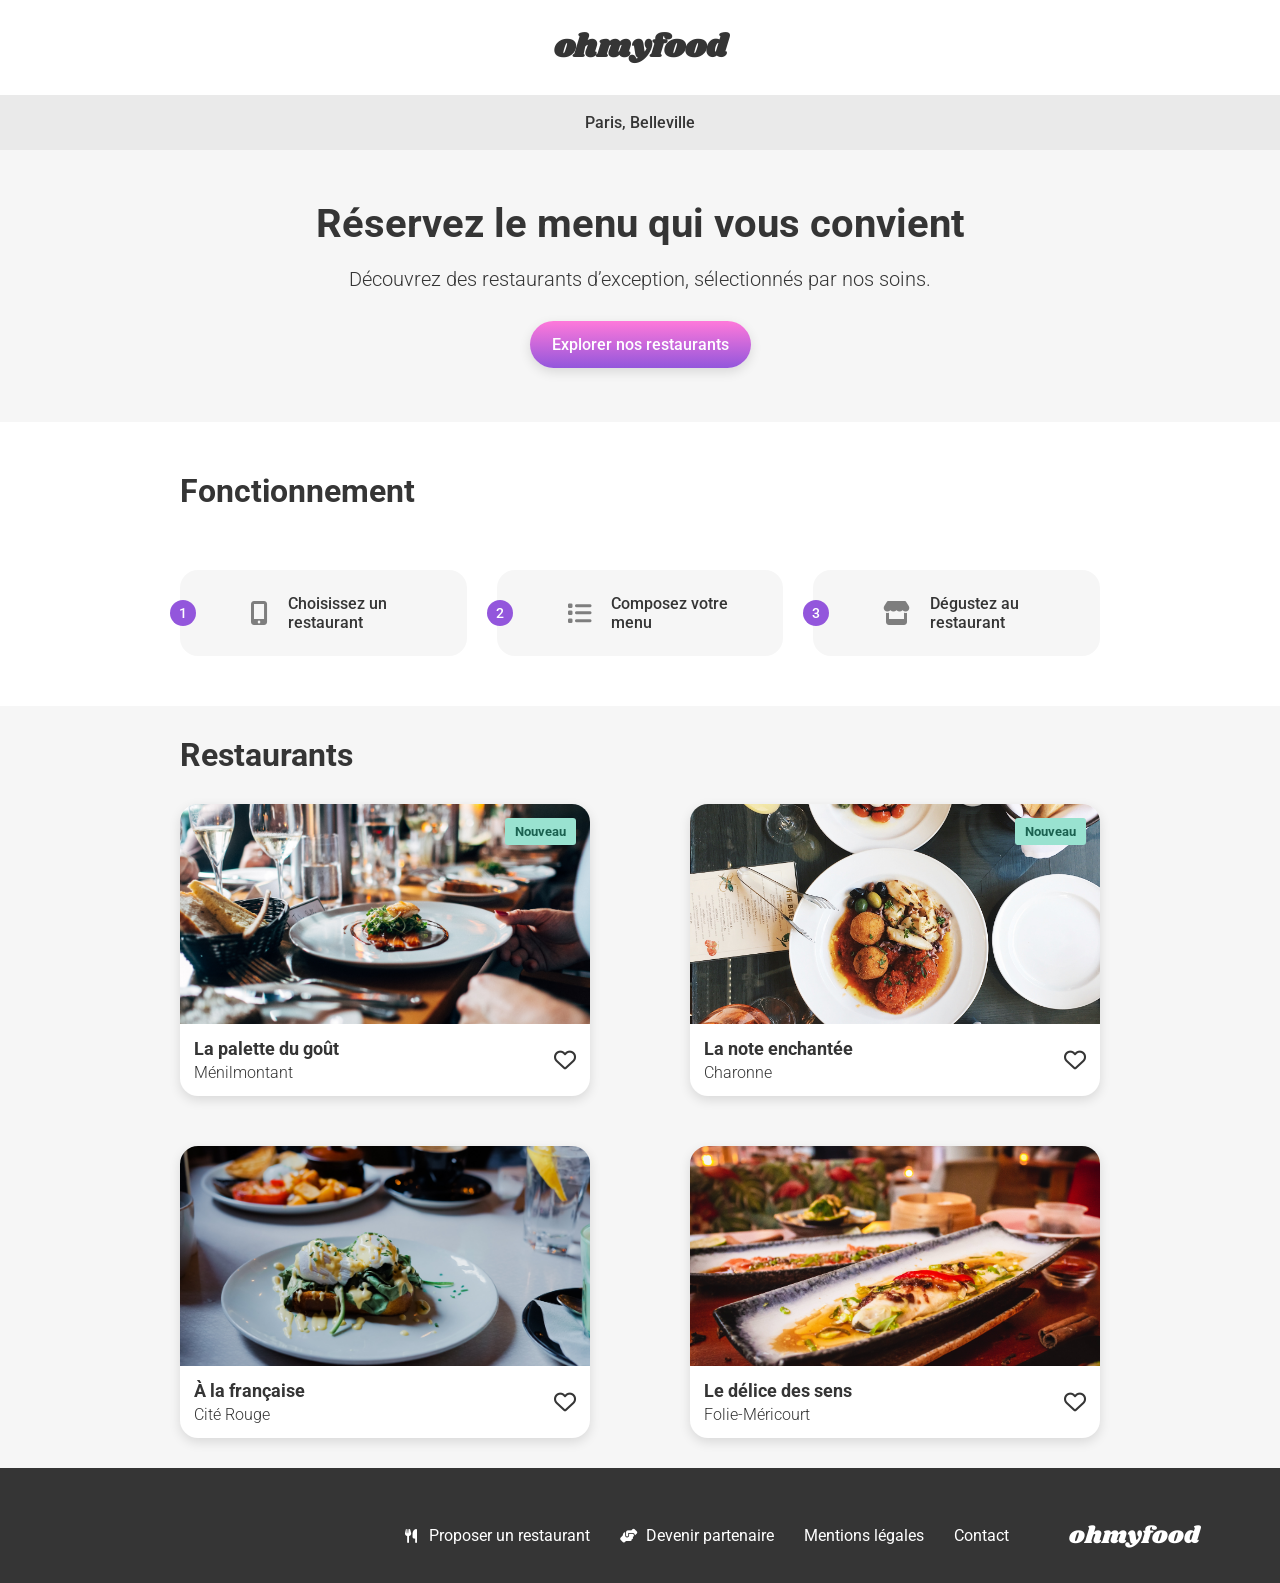
<file: index.html>
<!doctype html>
<html lang="fr">

<head>
  <meta charset="utf-8" />
  <meta name="viewport" content="width=device-width, initial-scale=1" />
  <title>Ohmyfood</title>
  <link rel="preconnect" href="https://fonts.googleapis.com">
  <link rel="preconnect" href="https://fonts.gstatic.com" crossorigin>
  <link href="https://fonts.googleapis.com/css2?family=Roboto:wght@300;400;500;700&family=Shrikhand&display=swap"
    rel="stylesheet">
  <link rel="stylesheet" href="https://cdnjs.cloudflare.com/ajax/libs/font-awesome/6.4.0/css/all.min.css"
    integrity="sha512-iecdLmaskl7CVkqkXNQ/ZH/XLlvWZOJyj7Yy7tcenmpD1ypASozpmT/E0iPtmFIB46ZmdtAc9eNBvH0H/ZpiBw=="
    crossorigin="anonymous" referrerpolicy="no-referrer" />
  <link rel="stylesheet" href="css/style.css" />
</head>

<body>
  <div class="loader"></div>
  <header class="header">
    <h1 class="logo">ohmyfood</h1>
  </header>

  <div class="location">
    <p>Paris, Belleville</p>
  </div>

  <section class="hero">
    <h2>Réservez le menu qui vous convient</h2>
    <p>Découvrez des restaurants d’exception, sélectionnés par nos soins.</p>
    <a href="#" class="btn">Explorer nos restaurants</a>
  </section>

  <section class="fonct">
    <h2>Fonctionnement</h2>

    <div class="step">
      <span class="number">1</span>
      <i class="fa-solid fa-mobile-screen-button step-icon"></i>
      <p>Choisissez un restaurant</p>
    </div>

    <div class="step">
      <span class="number">2</span>
      <i class="fa-solid fa-list step-icon"></i>
      <p>Composez votre menu</p>
    </div>

    <div class="step">
      <span class="number">3</span>
      <i class="fa-solid fa-store step-icon"></i>
      <p>Dégustez au restaurant</p>
    </div>
  </section>

  <section class="restaurants" id="restaurants">
    <h2>Restaurants</h2>

    <div class="restaurants-grid">
      <article class="card">
        <a href="Restaurants/la-palette-du-gout.html" class="card-link" aria-label="La palette du goût"></a>
        <span class="badge">Nouveau</span>
        <img src="./images/restaurants/jay-wennington-N_Y88TWmGwA-unsplash.jpg"
          alt="Assiette style gastronomique : saumon, salade et sauce">
        <div class="card-text">
          <div>
            <h3>La palette du goût</h3>
            <p>Ménilmontant</p>
          </div>
          <label class="heart-container" onclick="event.stopPropagation();">
            <input type="checkbox" class="heart-checkbox">
            <i class="fa-regular fa-heart heart"></i>
          </label>
        </div>
      </article>

      <article class="card">
        <a href="Restaurants/la-note-enchantee.html" class="card-link" aria-label="La note enchantée"></a>
        <span class="badge">Nouveau</span>
        <img src="./images/restaurants/stil-u2Lp8tXIcjw-unsplash.jpg"
          alt="Assiette avec plat en sauce : poulpe, olives et herbes">
        <div class="card-text">
          <div>
            <h3>La note enchantée</h3>
            <p>Charonne</p>
          </div>
          <label class="heart-container" onclick="event.stopPropagation();">
            <input type="checkbox" class="heart-checkbox">
            <i class="fa-regular fa-heart heart"></i>
          </label>
        </div>
      </article>

      <article class="card">
        <a href="Restaurants/a-la-francaise.html" class="card-link" aria-label="À la française"></a>
        <img src="./images/restaurants/toa-heftiba-DQKerTsQwi0-unsplash.jpg"
          alt="Assiette contenant un pané avec de la salade et du fromage">
        <div class="card-text">
          <div>
            <h3>À la française</h3>
            <p>Cité Rouge</p>
          </div>
          <label class="heart-container" onclick="event.stopPropagation();">
            <input type="checkbox" class="heart-checkbox">
            <i class="fa-regular fa-heart heart"></i>
          </label>
        </div>
      </article>

      <article class="card">
        <a href="Restaurants/le-delice-des-sens.html" class="card-link" aria-label="Le délice des sens"></a>
        <img src="./images/restaurants/louis-hansel-shotsoflouis-qNBGVyOCY8Q-unsplash.jpg"
          alt="Assiette rectangulaire contenant un assortiment de poisson et légumes en sauce">
        <div class="card-text">
          <div>
            <h3>Le délice des sens</h3>
            <p>Folie-Méricourt</p>
          </div>
          <label class="heart-container" onclick="event.stopPropagation();">
            <input type="checkbox" class="heart-checkbox">
            <i class="fa-regular fa-heart heart"></i>
          </label>
        </div>
      </article>
    </div>
  </section>

  <footer class="footer">
    <p class="logo">ohmyfood</p>
    <ul>
      <li><a href="#"><i class="fa-solid fa-utensils"></i> Proposer un restaurant</a></li>
      <li><a href="#"><i class="fa-solid fa-handshake-angle"></i> Devenir partenaire</a></li>
      <li><a href="#">Mentions légales</a></li>
      <li><a href="mailto:contact@ohmyfood.com">Contact</a></li>
    </ul>
  </footer>

</body>

</html>
</file>
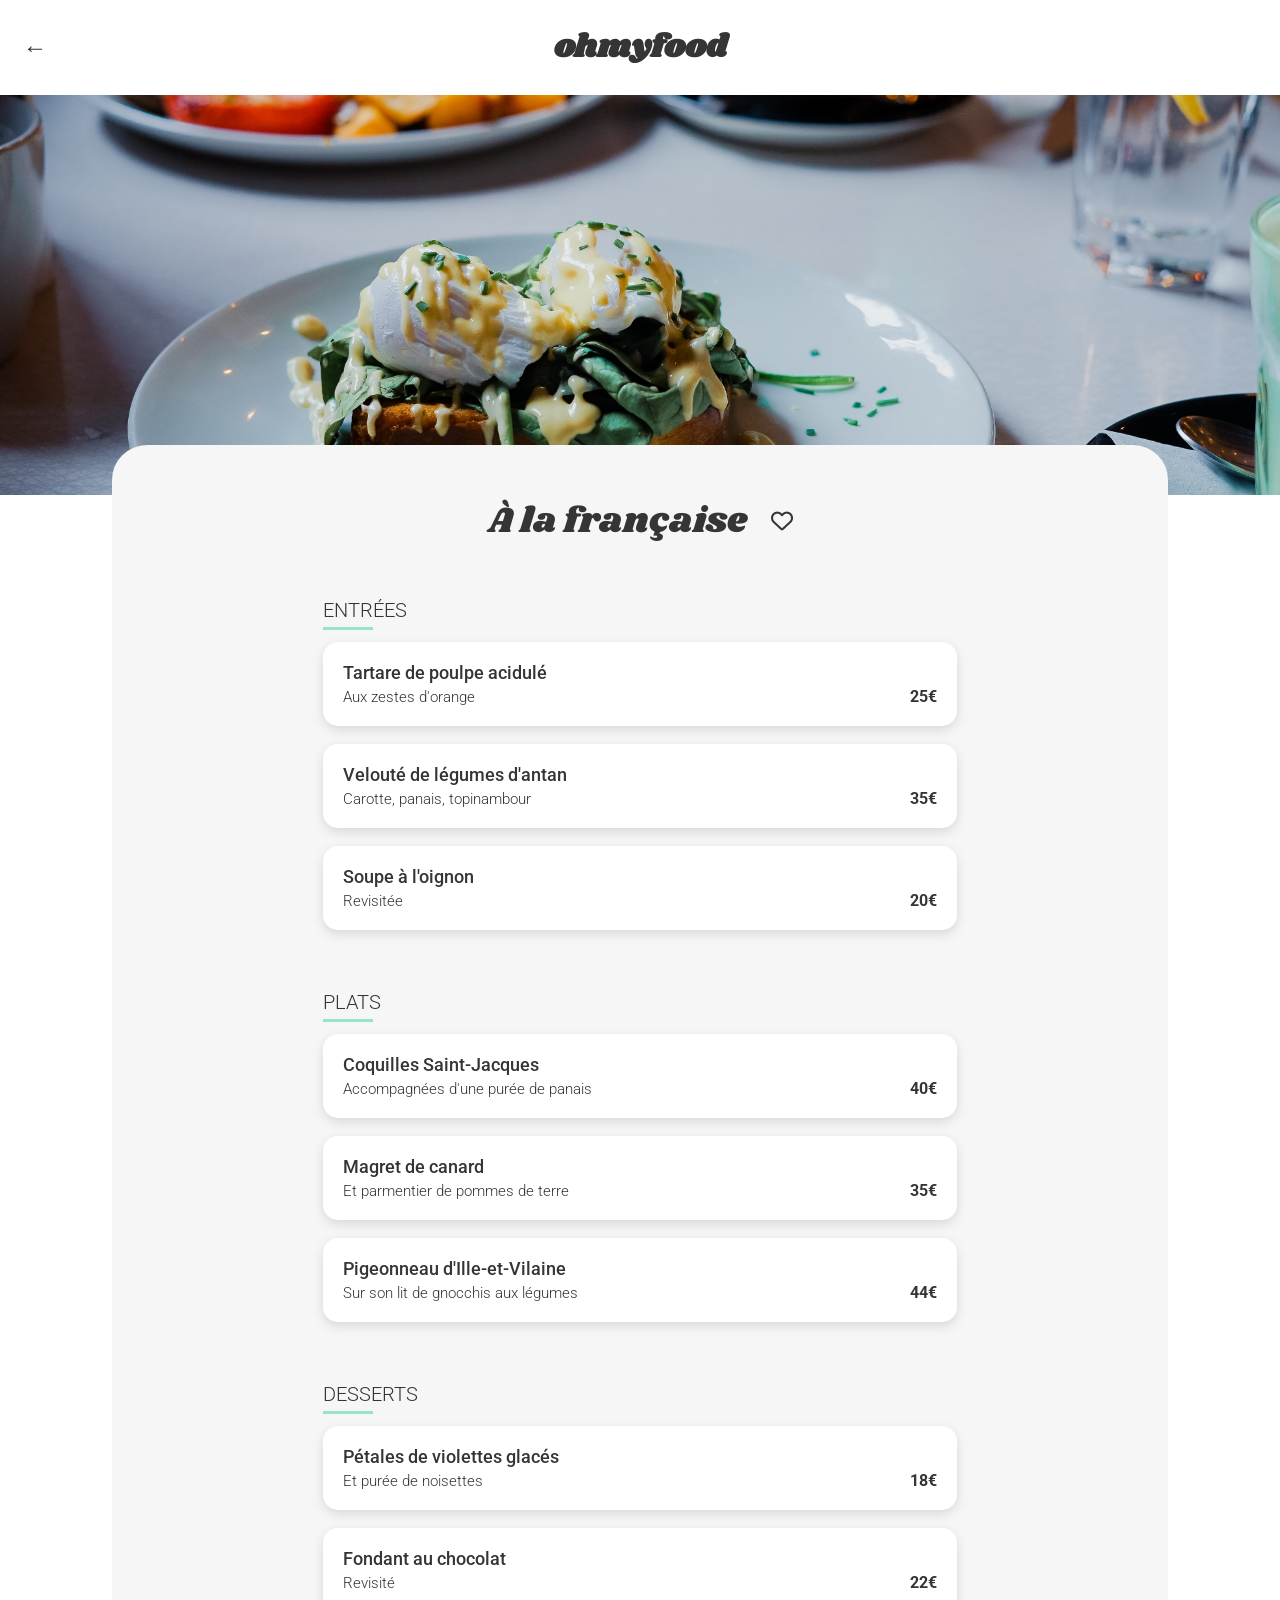
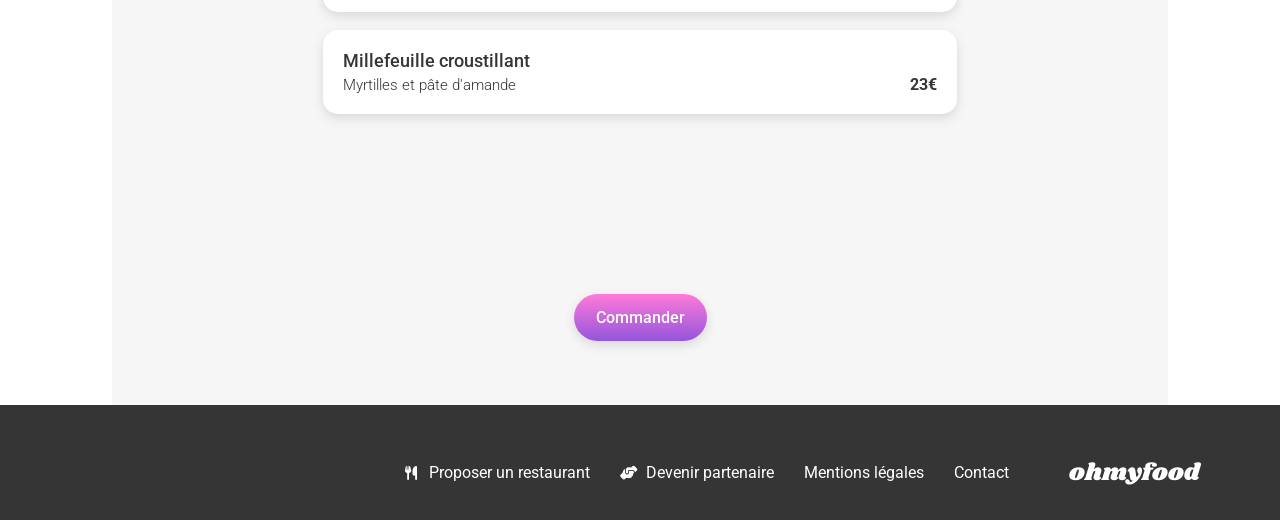
<file: Restaurants/a-la-francaise.html>
<!doctype html>
<html lang="fr">
<head>
  <meta charset="utf-8" />
  <meta name="viewport" content="width=device-width, initial-scale=1" />
  <title>À la française - Ohmyfood</title>
  <link rel="preconnect" href="https://fonts.googleapis.com">
  <link rel="preconnect" href="https://fonts.gstatic.com" crossorigin>
  <link href="https://fonts.googleapis.com/css2?family=Roboto:wght@300;400;500;700&family=Shrikhand&display=swap" rel="stylesheet">
  <link rel="stylesheet" href="https://cdnjs.cloudflare.com/ajax/libs/font-awesome/6.4.0/css/all.min.css" integrity="sha512-iecdLmaskl7CVkqkXNQ/ZH/XLlvWZOJyj7Yy7tcenmpD1ypASozpmT/E0iPtmFIB46ZmdtAc9eNBvH0H/ZpiBw==" crossorigin="anonymous" referrerpolicy="no-referrer" />
  <link rel="stylesheet" href="../css/style.css" />
</head>

<body>
  <header class="header">
    <a href="../index.html" class="header-back">
      <span>←</span>
    </a>
    <h1 class="logo">ohmyfood</h1>
  </header>

  <main class="menu-page">
    <div class="menu-header">
      <img src="../images/restaurants/toa-heftiba-DQKerTsQwi0-unsplash.jpg" alt="À la française">
      <div class="menu-title">
        <h2>À la française</h2>
        <label class="heart-container" onclick="event.stopPropagation();">
          <input type="checkbox" class="heart-checkbox">
          <i class="fa-regular fa-heart heart"></i>
        </label>
      </div>
    </div>

    <div class="menu-content">
      <section class="menu-section">
        <h3>Entrées</h3>
        
        <label class="menu-item">
          <input type="checkbox" class="menu-item-checkbox">
          <span class="menu-item-content">
            <strong class="menu-item-title">Tartare de poulpe acidulé</strong>
            <span class="menu-item-desc">Aux zestes d'orange</span>
          </span>
          <span class="menu-item-price">
            <span>25€</span>
            <i class="fa-solid fa-check check-icon"></i>
          </span>
        </label>

        <label class="menu-item">
          <input type="checkbox" class="menu-item-checkbox">
          <span class="menu-item-content">
            <strong class="menu-item-title">Velouté de légumes d'antan</strong>
            <span class="menu-item-desc">Carotte, panais, topinambour</span>
          </span>
          <span class="menu-item-price">
            <span>35€</span>
            <i class="fa-solid fa-check check-icon"></i>
          </span>
        </label>

        <label class="menu-item">
          <input type="checkbox" class="menu-item-checkbox">
          <span class="menu-item-content">
            <strong class="menu-item-title">Soupe à l'oignon</strong>
            <span class="menu-item-desc">Revisitée</span>
          </span>
          <span class="menu-item-price">
            <span>20€</span>
            <i class="fa-solid fa-check check-icon"></i>
          </span>
        </label>
      </section>

      <section class="menu-section">
        <h3>Plats</h3>
        
        <label class="menu-item">
          <input type="checkbox" class="menu-item-checkbox">
          <span class="menu-item-content">
            <strong class="menu-item-title">Coquilles Saint-Jacques</strong>
            <span class="menu-item-desc">Accompagnées d'une purée de panais</span>
          </span>
          <span class="menu-item-price">
            <span>40€</span>
            <i class="fa-solid fa-check check-icon"></i>
          </span>
        </label>

        <label class="menu-item">
          <input type="checkbox" class="menu-item-checkbox">
          <span class="menu-item-content">
            <strong class="menu-item-title">Magret de canard</strong>
            <span class="menu-item-desc">Et parmentier de pommes de terre</span>
          </span>
          <span class="menu-item-price">
            <span>35€</span>
            <i class="fa-solid fa-check check-icon"></i>
          </span>
        </label>

        <label class="menu-item">
          <input type="checkbox" class="menu-item-checkbox">
          <span class="menu-item-content">
            <strong class="menu-item-title">Pigeonneau d'Ille-et-Vilaine</strong>
            <span class="menu-item-desc">Sur son lit de gnocchis aux légumes</span>
          </span>
          <span class="menu-item-price">
            <span>44€</span>
            <i class="fa-solid fa-check check-icon"></i>
          </span>
        </label>
      </section>

      <section class="menu-section">
        <h3>Desserts</h3>
        
        <label class="menu-item">
          <input type="checkbox" class="menu-item-checkbox">
          <span class="menu-item-content">
            <strong class="menu-item-title">Pétales de violettes glacés</strong>
            <span class="menu-item-desc">Et purée de noisettes</span>
          </span>
          <span class="menu-item-price">
            <span>18€</span>
            <i class="fa-solid fa-check check-icon"></i>
          </span>
        </label>

        <label class="menu-item">
          <input type="checkbox" class="menu-item-checkbox">
          <span class="menu-item-content">
            <strong class="menu-item-title">Fondant au chocolat</strong>
            <span class="menu-item-desc">Revisité</span>
          </span>
          <span class="menu-item-price">
            <span>22€</span>
            <i class="fa-solid fa-check check-icon"></i>
          </span>
        </label>

        <label class="menu-item">
          <input type="checkbox" class="menu-item-checkbox">
          <span class="menu-item-content">
            <strong class="menu-item-title">Millefeuille croustillant</strong>
            <span class="menu-item-desc">Myrtilles et pâte d'amande</span>
          </span>
          <span class="menu-item-price">
            <span>23€</span>
            <i class="fa-solid fa-check check-icon"></i>
          </span>
        </label>
      </section>
    </div>

    <div class="menu-order">
      <a href="#" class="btn">Commander</a>
    </div>
  </main>

  <footer class="footer">
    <p class="logo">ohmyfood</p>
      <ul>
        <li><a href="#"><i class="fa-solid fa-utensils"></i> Proposer un restaurant</a></li>
        <li><a href="#"><i class="fa-solid fa-handshake-angle"></i> Devenir partenaire</a></li>
        <li><a href="#">Mentions légales</a></li>
        <li><a href="mailto:contact@ohmyfood.com">Contact</a></li>
      </ul>
  </footer>

</body>
</html>
</file>
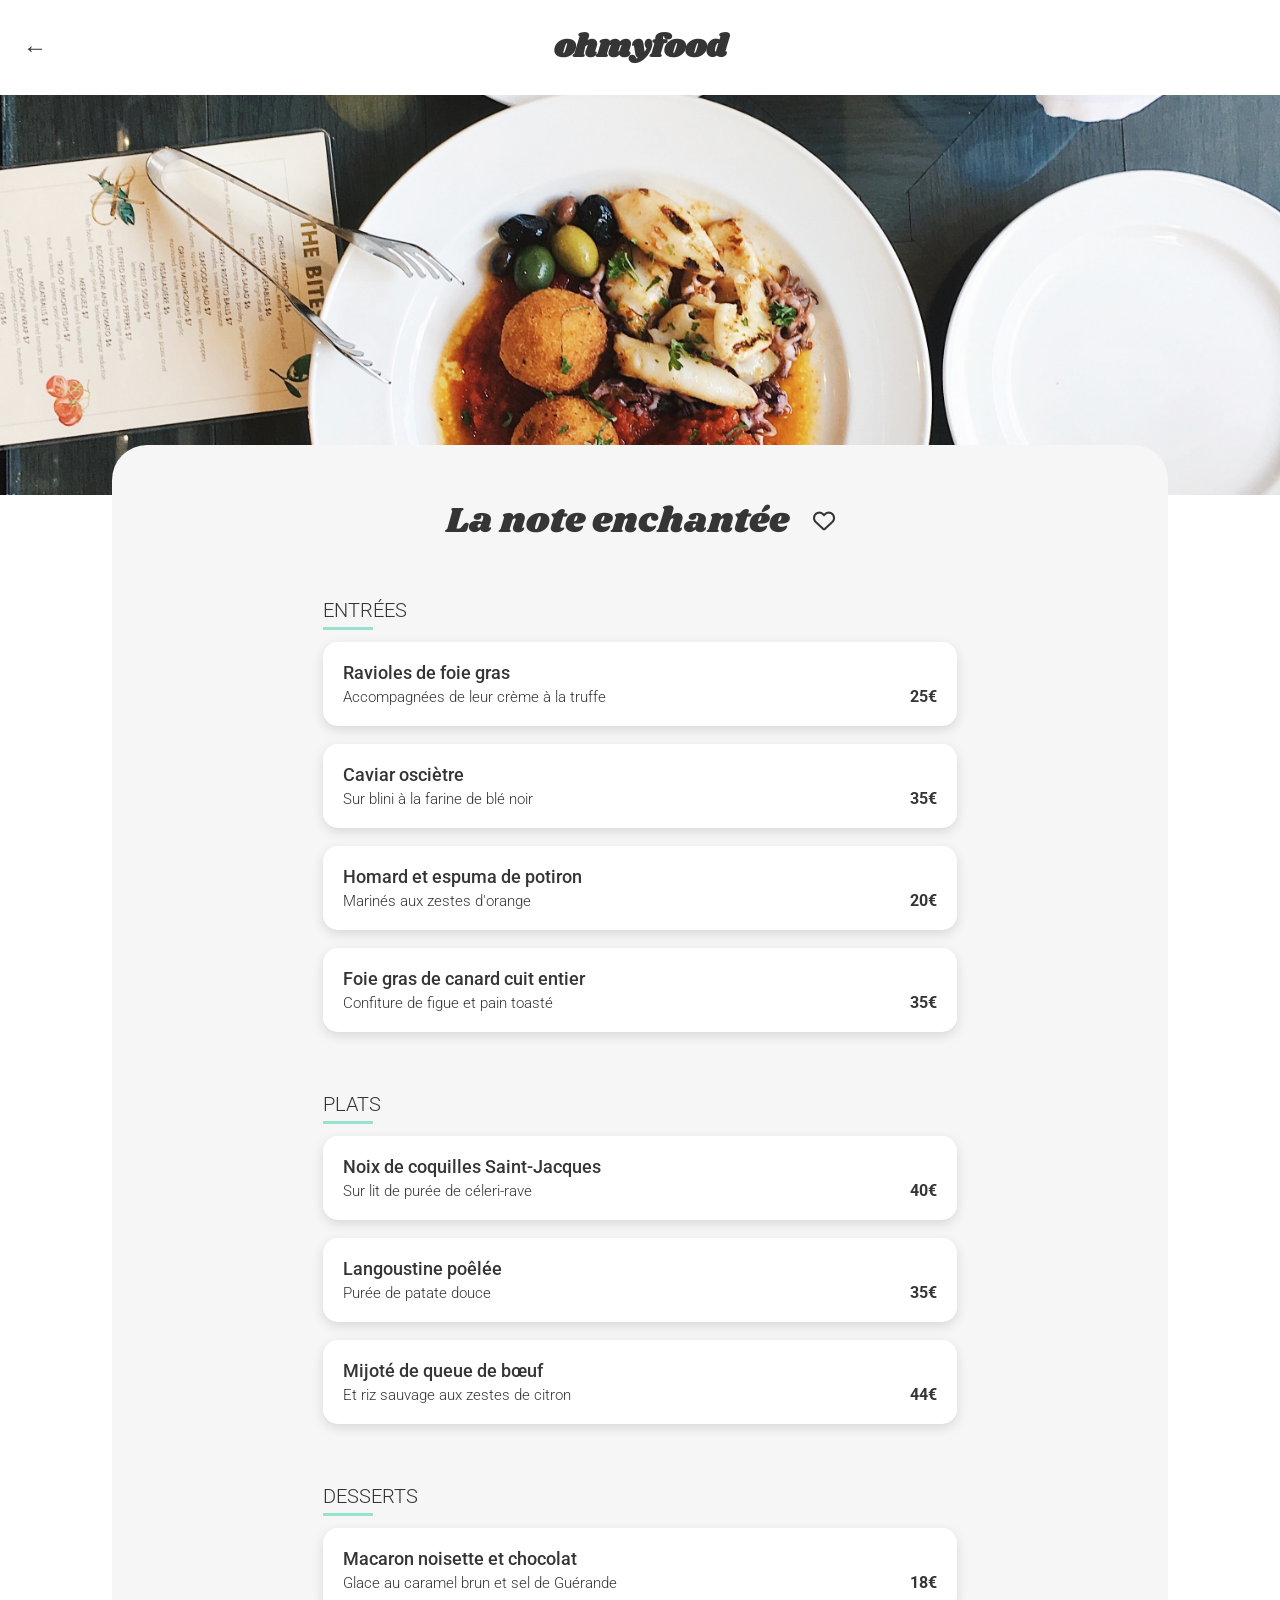
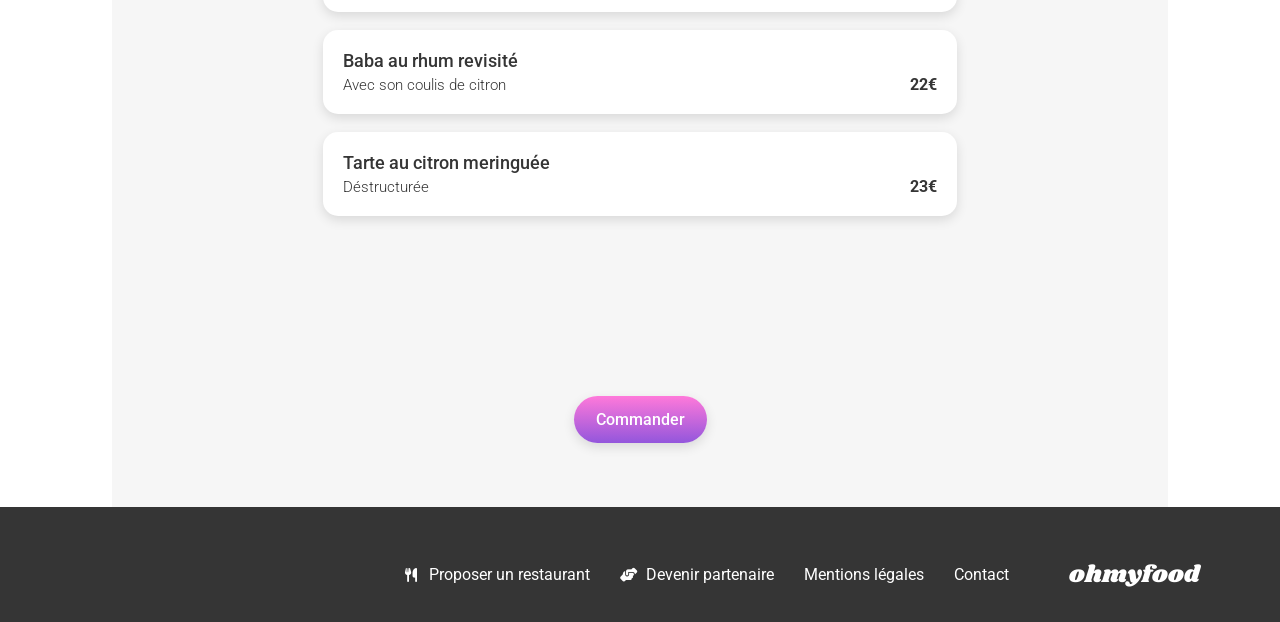
<file: Restaurants/la-note-enchantee.html>
<!doctype html>
<html lang="fr">
<head>
  <meta charset="utf-8" />
  <meta name="viewport" content="width=device-width, initial-scale=1" />
  <title>La note enchantée - Ohmyfood</title>
  <link rel="preconnect" href="https://fonts.googleapis.com">
  <link rel="preconnect" href="https://fonts.gstatic.com" crossorigin>
  <link href="https://fonts.googleapis.com/css2?family=Roboto:wght@300;400;500;700&family=Shrikhand&display=swap" rel="stylesheet">
  <link rel="stylesheet" href="https://cdnjs.cloudflare.com/ajax/libs/font-awesome/6.4.0/css/all.min.css" integrity="sha512-iecdLmaskl7CVkqkXNQ/ZH/XLlvWZOJyj7Yy7tcenmpD1ypASozpmT/E0iPtmFIB46ZmdtAc9eNBvH0H/ZpiBw==" crossorigin="anonymous" referrerpolicy="no-referrer" />
  <link rel="stylesheet" href="../css/style.css" />
</head>

<body>
  <header class="header">
    <a href="../index.html" class="header-back">
      <span>←</span>
    </a>
    <h1 class="logo">ohmyfood</h1>
  </header>

  <main class="menu-page">
    <div class="menu-header">
      <img src="../images/restaurants/stil-u2Lp8tXIcjw-unsplash.jpg" alt="La note enchantée">
      <div class="menu-title">
        <h2>La note enchantée</h2>
        <label class="heart-container" onclick="event.stopPropagation();">
          <input type="checkbox" class="heart-checkbox">
          <i class="fa-regular fa-heart heart"></i>
        </label>
      </div>
    </div>

    <div class="menu-content">
      <section class="menu-section">
        <h3>Entrées</h3>
        
        <label class="menu-item">
          <input type="checkbox" class="menu-item-checkbox">
          <span class="menu-item-content">
            <strong class="menu-item-title">Ravioles de foie gras</strong>
            <span class="menu-item-desc">Accompagnées de leur crème à la truffe</span>
          </span>
          <span class="menu-item-price">
            <span>25€</span>
            <i class="fa-solid fa-check check-icon"></i>
          </span>
        </label>

        <label class="menu-item">
          <input type="checkbox" class="menu-item-checkbox">
          <span class="menu-item-content">
            <strong class="menu-item-title">Caviar osciètre</strong>
            <span class="menu-item-desc">Sur blini à la farine de blé noir</span>
          </span>
          <span class="menu-item-price">
            <span>35€</span>
            <i class="fa-solid fa-check check-icon"></i>
          </span>
        </label>

        <label class="menu-item">
          <input type="checkbox" class="menu-item-checkbox">
          <span class="menu-item-content">
            <strong class="menu-item-title">Homard et espuma de potiron</strong>
            <span class="menu-item-desc">Marinés aux zestes d'orange</span>
          </span>
          <span class="menu-item-price">
            <span>20€</span>
            <i class="fa-solid fa-check check-icon"></i>
          </span>
        </label>

        <label class="menu-item">
          <input type="checkbox" class="menu-item-checkbox">
          <span class="menu-item-content">
            <strong class="menu-item-title">Foie gras de canard cuit entier</strong>
            <span class="menu-item-desc">Confiture de figue et pain toasté</span>
          </span>
          <span class="menu-item-price">
            <span>35€</span>
            <i class="fa-solid fa-check check-icon"></i>
          </span>
        </label>
      </section>

      <section class="menu-section">
        <h3>Plats</h3>
        
        <label class="menu-item">
          <input type="checkbox" class="menu-item-checkbox">
          <span class="menu-item-content">
            <strong class="menu-item-title">Noix de coquilles Saint-Jacques</strong>
            <span class="menu-item-desc">Sur lit de purée de céleri-rave</span>
          </span>
          <span class="menu-item-price">
            <span>40€</span>
            <i class="fa-solid fa-check check-icon"></i>
          </span>
        </label>

        <label class="menu-item">
          <input type="checkbox" class="menu-item-checkbox">
          <span class="menu-item-content">
            <strong class="menu-item-title">Langoustine poêlée</strong>
            <span class="menu-item-desc">Purée de patate douce</span>
          </span>
          <span class="menu-item-price">
            <span>35€</span>
            <i class="fa-solid fa-check check-icon"></i>
          </span>
        </label>

        <label class="menu-item">
          <input type="checkbox" class="menu-item-checkbox">
          <span class="menu-item-content">
            <strong class="menu-item-title">Mijoté de queue de bœuf</strong>
            <span class="menu-item-desc">Et riz sauvage aux zestes de citron</span>
          </span>
          <span class="menu-item-price">
            <span>44€</span>
            <i class="fa-solid fa-check check-icon"></i>
          </span>
        </label>
      </section>

      <section class="menu-section">
        <h3>Desserts</h3>
        
        <label class="menu-item">
          <input type="checkbox" class="menu-item-checkbox">
          <span class="menu-item-content">
            <strong class="menu-item-title">Macaron noisette et chocolat</strong>
            <span class="menu-item-desc">Glace au caramel brun et sel de Guérande</span>
          </span>
          <span class="menu-item-price">
            <span>18€</span>
            <i class="fa-solid fa-check check-icon"></i>
          </span>
        </label>

        <label class="menu-item">
          <input type="checkbox" class="menu-item-checkbox">
          <span class="menu-item-content">
            <strong class="menu-item-title">Baba au rhum revisité</strong>
            <span class="menu-item-desc">Avec son coulis de citron</span>
          </span>
          <span class="menu-item-price">
            <span>22€</span>
            <i class="fa-solid fa-check check-icon"></i>
          </span>
        </label>

        <label class="menu-item">
          <input type="checkbox" class="menu-item-checkbox">
          <span class="menu-item-content">
            <strong class="menu-item-title">Tarte au citron meringuée</strong>
            <span class="menu-item-desc">Déstructurée</span>
          </span>
          <span class="menu-item-price">
            <span>23€</span>
            <i class="fa-solid fa-check check-icon"></i>
          </span>
        </label>
      </section>
    </div>

    <div class="menu-order">
      <a href="#" class="btn">Commander</a>
    </div>
  </main>

  <footer class="footer">
    <p class="logo">ohmyfood</p>
      <ul>
        <li><a href="#"><i class="fa-solid fa-utensils"></i> Proposer un restaurant</a></li>
        <li><a href="#"><i class="fa-solid fa-handshake-angle"></i> Devenir partenaire</a></li>
        <li><a href="#">Mentions légales</a></li>
        <li><a href="mailto:contact@ohmyfood.com">Contact</a></li>
      </ul>
  </footer>

</body>
</html>
</file>
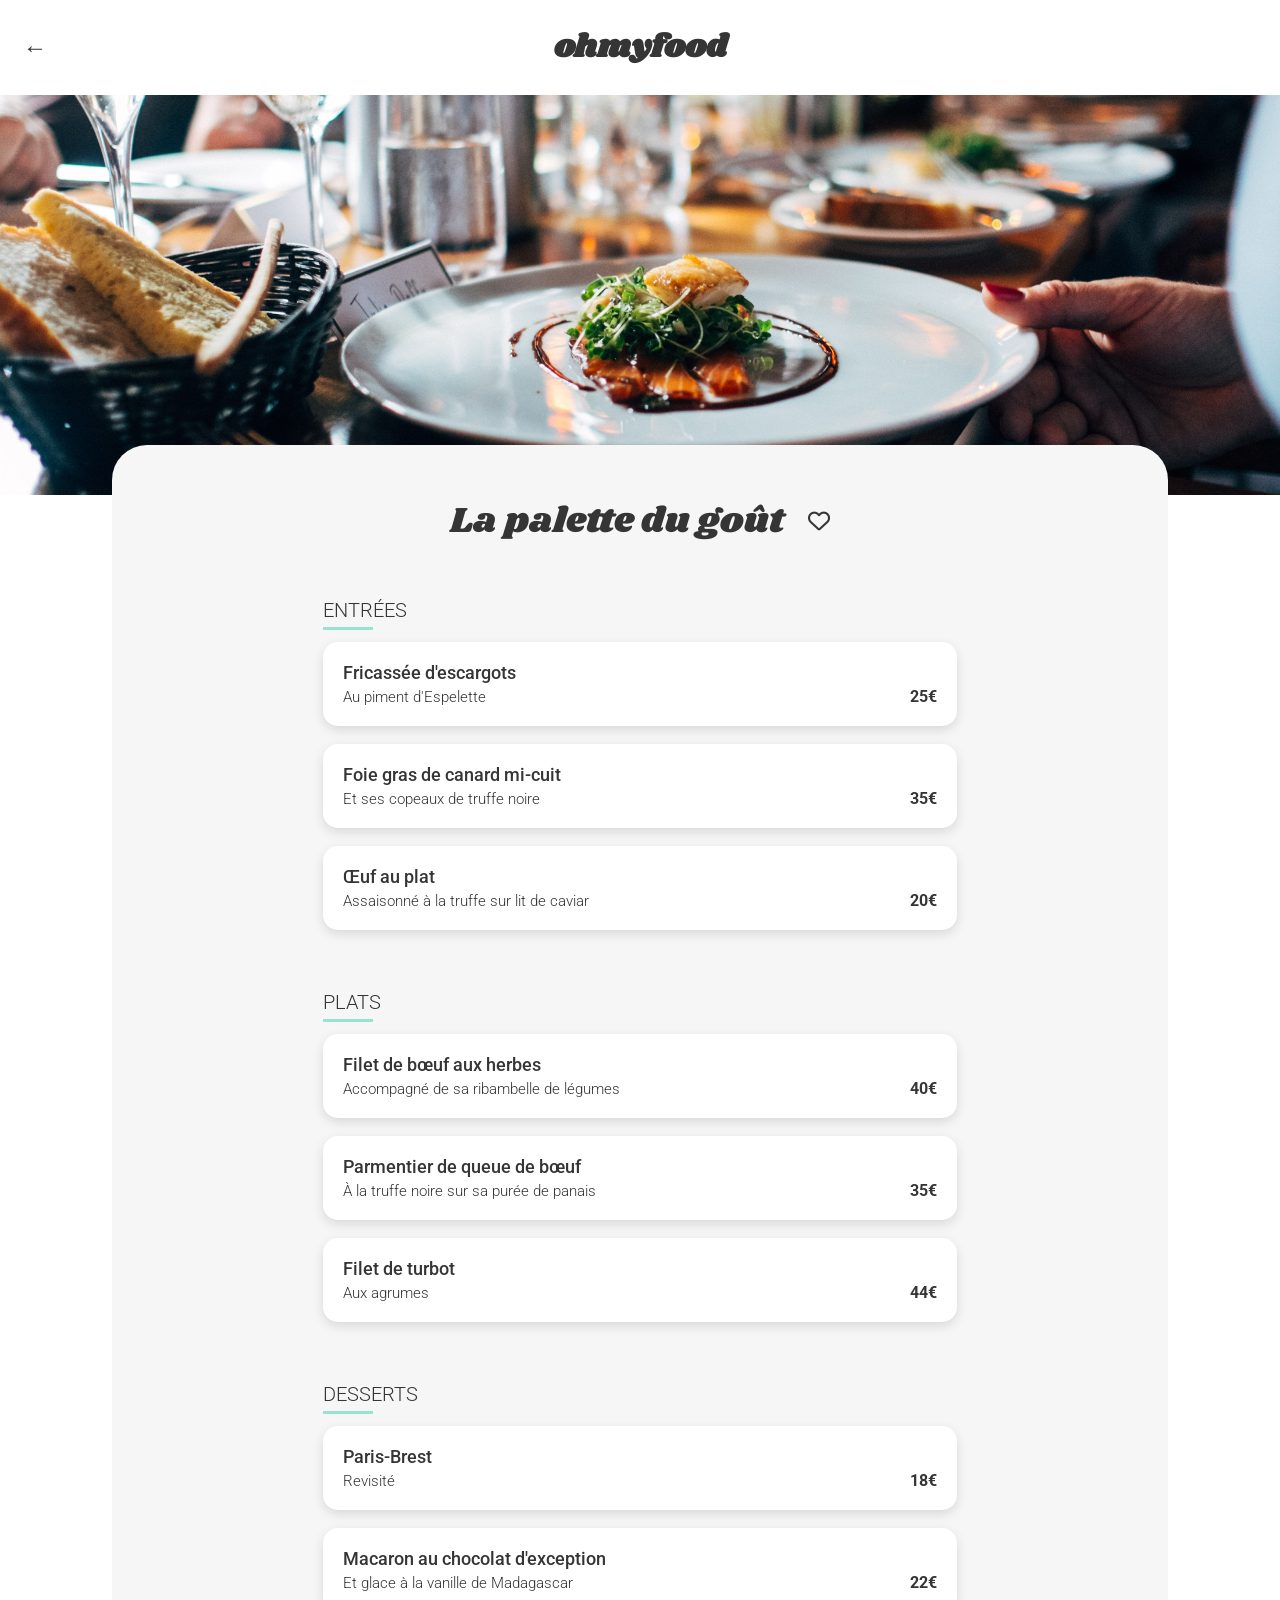
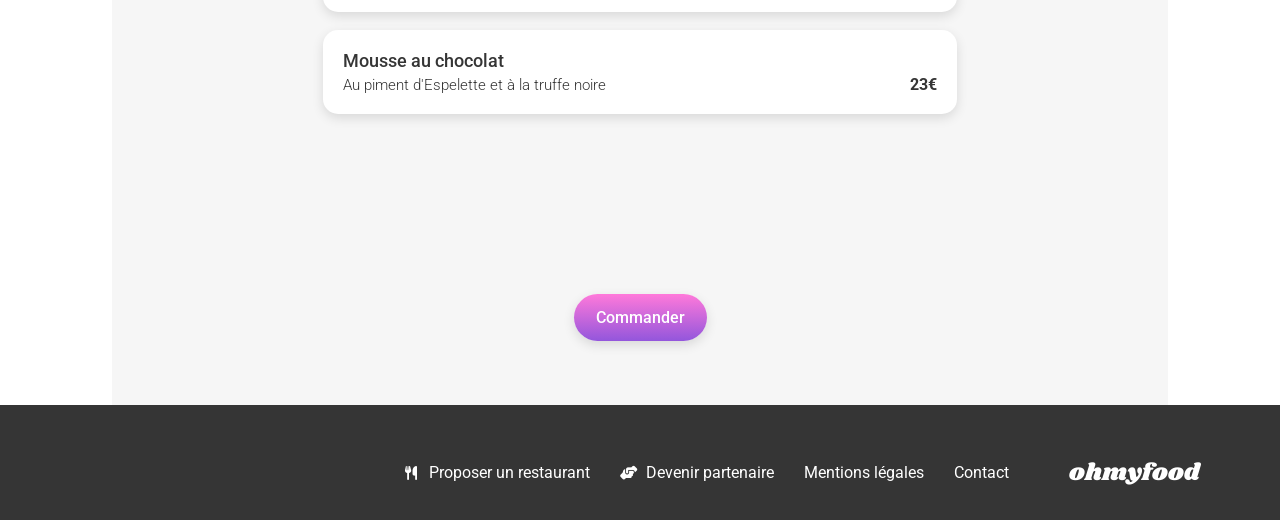
<file: Restaurants/la-palette-du-gout.html>
<!doctype html>
<html lang="fr">
<head>
  <meta charset="utf-8" />
  <meta name="viewport" content="width=device-width, initial-scale=1" />
  <title>La palette du goût - Ohmyfood</title>
  <link rel="preconnect" href="https://fonts.googleapis.com">
  <link rel="preconnect" href="https://fonts.gstatic.com" crossorigin>
  <link href="https://fonts.googleapis.com/css2?family=Roboto:wght@300;400;500;700&family=Shrikhand&display=swap" rel="stylesheet">
  <link rel="stylesheet" href="https://cdnjs.cloudflare.com/ajax/libs/font-awesome/6.4.0/css/all.min.css" integrity="sha512-iecdLmaskl7CVkqkXNQ/ZH/XLlvWZOJyj7Yy7tcenmpD1ypASozpmT/E0iPtmFIB46ZmdtAc9eNBvH0H/ZpiBw==" crossorigin="anonymous" referrerpolicy="no-referrer" />
  <link rel="stylesheet" href="../css/style.css" />
</head>

<body>
  <header class="header">
    <a href="../index.html" class="header-back">
      <span>←</span>
    </a>
    <h1 class="logo">ohmyfood</h1>
  </header>

  <main class="menu-page">
    <div class="menu-header">
      <img src="../images/restaurants/jay-wennington-N_Y88TWmGwA-unsplash.jpg" alt="La palette du goût">
      <div class="menu-title">
        <h2>La palette du goût</h2>
        <label class="heart-container" onclick="event.stopPropagation();">
          <input type="checkbox" class="heart-checkbox">
          <i class="fa-regular fa-heart heart"></i>
        </label>
      </div>
    </div>

    <div class="menu-content">
      <section class="menu-section">
        <h3>Entrées</h3>
        
        <label class="menu-item">
          <input type="checkbox" class="menu-item-checkbox">
          <span class="menu-item-content">
            <strong class="menu-item-title">Fricassée d'escargots</strong>
            <span class="menu-item-desc">Au piment d'Espelette</span>
          </span>
          <span class="menu-item-price">
            <span>25€</span>
            <i class="fa-solid fa-check check-icon"></i>
          </span>
        </label>

        <label class="menu-item">
          <input type="checkbox" class="menu-item-checkbox">
          <span class="menu-item-content">
            <strong class="menu-item-title">Foie gras de canard mi-cuit</strong>
            <span class="menu-item-desc">Et ses copeaux de truffe noire</span>
          </span>
          <span class="menu-item-price">
            <span>35€</span>
            <i class="fa-solid fa-check check-icon"></i>
          </span>
        </label>

        <label class="menu-item">
          <input type="checkbox" class="menu-item-checkbox">
          <span class="menu-item-content">
            <strong class="menu-item-title">Œuf au plat</strong>
            <span class="menu-item-desc">Assaisonné à la truffe sur lit de caviar</span>
          </span>
          <span class="menu-item-price">
            <span>20€</span>
            <i class="fa-solid fa-check check-icon"></i>
          </span>
        </label>
      </section>

      <section class="menu-section">
        <h3>Plats</h3>
        
        <label class="menu-item">
          <input type="checkbox" class="menu-item-checkbox">
          <span class="menu-item-content">
            <strong class="menu-item-title">Filet de bœuf aux herbes</strong>
            <span class="menu-item-desc">Accompagné de sa ribambelle de légumes</span>
          </span>
          <span class="menu-item-price">
            <span>40€</span>
            <i class="fa-solid fa-check check-icon"></i>
          </span>
        </label>

        <label class="menu-item">
          <input type="checkbox" class="menu-item-checkbox">
          <span class="menu-item-content">
            <strong class="menu-item-title">Parmentier de queue de bœuf</strong>
            <span class="menu-item-desc">À la truffe noire sur sa purée de panais</span>
          </span>
          <span class="menu-item-price">
            <span>35€</span>
            <i class="fa-solid fa-check check-icon"></i>
          </span>
        </label>

        <label class="menu-item">
          <input type="checkbox" class="menu-item-checkbox">
          <span class="menu-item-content">
            <strong class="menu-item-title">Filet de turbot</strong>
            <span class="menu-item-desc">Aux agrumes</span>
          </span>
          <span class="menu-item-price">
            <span>44€</span>
            <i class="fa-solid fa-check check-icon"></i>
          </span>
        </label>
      </section>

      <section class="menu-section">
        <h3>Desserts</h3>
        
        <label class="menu-item">
          <input type="checkbox" class="menu-item-checkbox">
          <span class="menu-item-content">
            <strong class="menu-item-title">Paris-Brest</strong>
            <span class="menu-item-desc">Revisité</span>
          </span>
          <span class="menu-item-price">
            <span>18€</span>
            <i class="fa-solid fa-check check-icon"></i>
          </span>
        </label>

        <label class="menu-item">
          <input type="checkbox" class="menu-item-checkbox">
          <span class="menu-item-content">
            <strong class="menu-item-title">Macaron au chocolat d'exception</strong>
            <span class="menu-item-desc">Et glace à la vanille de Madagascar</span>
          </span>
          <span class="menu-item-price">
            <span>22€</span>
            <i class="fa-solid fa-check check-icon"></i>
          </span>
        </label>

        <label class="menu-item">
          <input type="checkbox" class="menu-item-checkbox">
          <span class="menu-item-content">
            <strong class="menu-item-title">Mousse au chocolat</strong>
            <span class="menu-item-desc">Au piment d'Espelette et à la truffe noire</span>
          </span>
          <span class="menu-item-price">
            <span>23€</span>
            <i class="fa-solid fa-check check-icon"></i>
          </span>
        </label>
      </section>
    </div>

    <div class="menu-order">
      <a href="#" class="btn">Commander</a>
    </div>
  </main>

  <footer class="footer">
    <p class="logo">ohmyfood</p>
      <ul>
        <li><a href="#"><i class="fa-solid fa-utensils"></i> Proposer un restaurant</a></li>
        <li><a href="#"><i class="fa-solid fa-handshake-angle"></i> Devenir partenaire</a></li>
        <li><a href="#">Mentions légales</a></li>
        <li><a href="mailto:contact@ohmyfood.com">Contact</a></li>
      </ul>
  </footer>

</body>
</html>
</file>
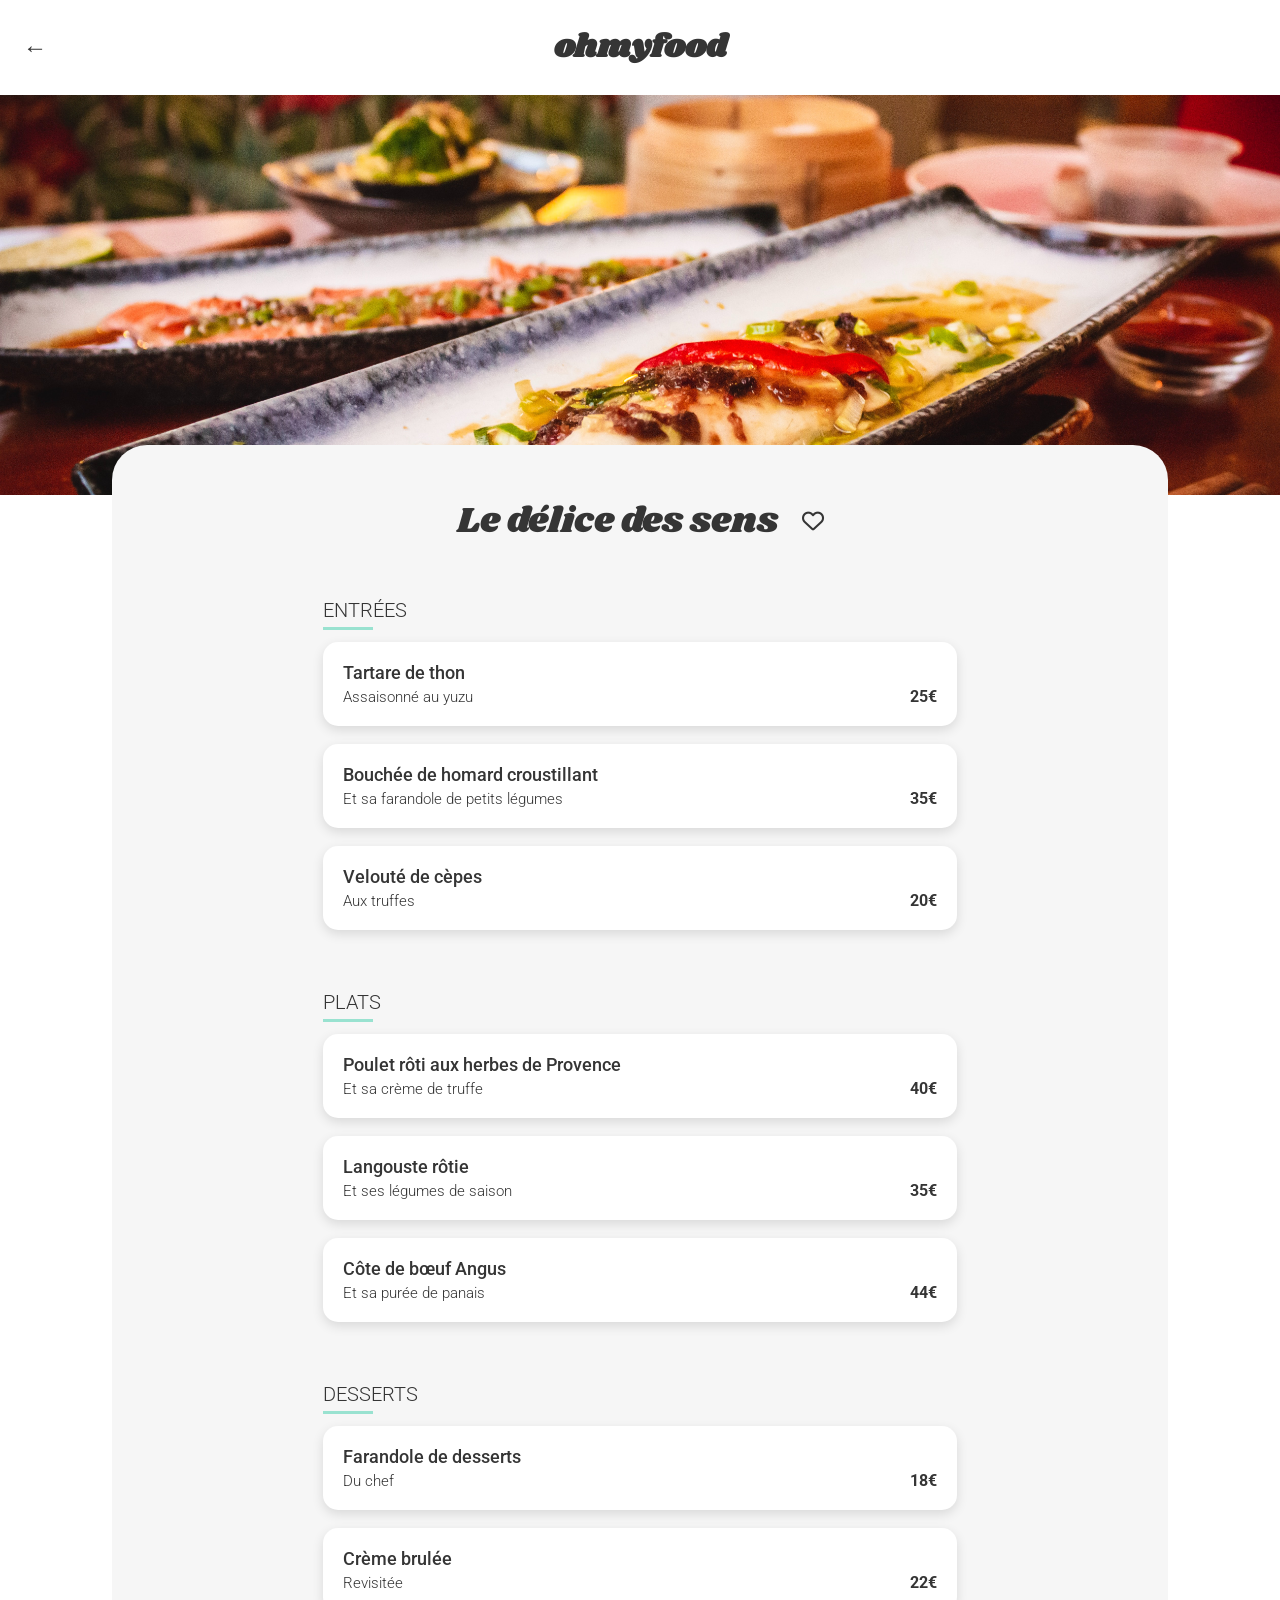
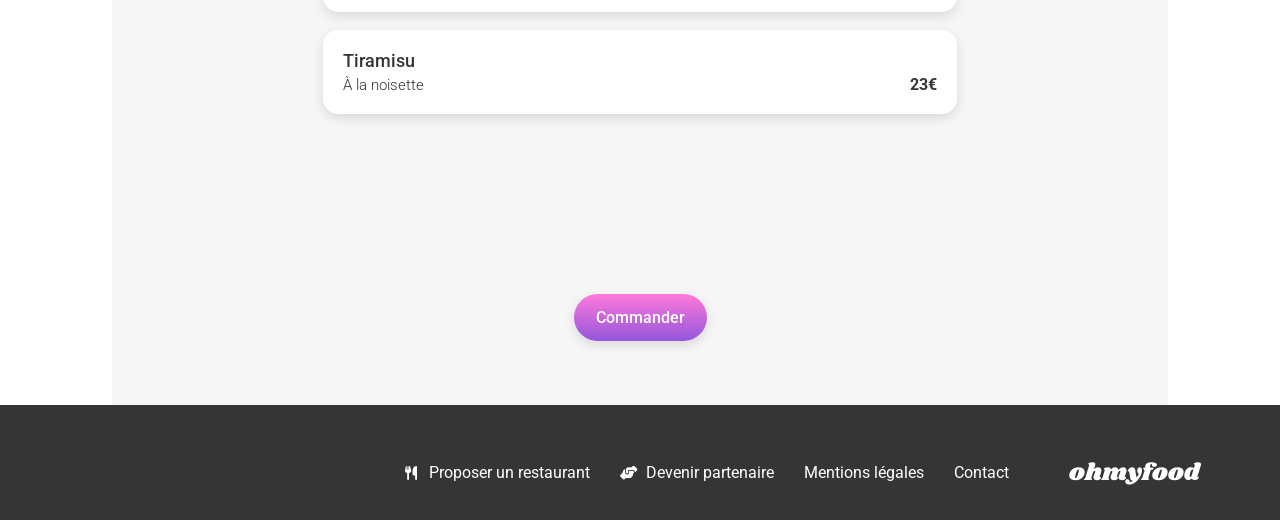
<file: Restaurants/le-delice-des-sens.html>
<!doctype html>
<html lang="fr">
<head>
  <meta charset="utf-8" />
  <meta name="viewport" content="width=device-width, initial-scale=1" />
  <title>Le délice des sens - Ohmyfood</title>
  <link rel="preconnect" href="https://fonts.googleapis.com">
  <link rel="preconnect" href="https://fonts.gstatic.com" crossorigin>
  <link href="https://fonts.googleapis.com/css2?family=Roboto:wght@300;400;500;700&family=Shrikhand&display=swap" rel="stylesheet">
  <link rel="stylesheet" href="https://cdnjs.cloudflare.com/ajax/libs/font-awesome/6.4.0/css/all.min.css" integrity="sha512-iecdLmaskl7CVkqkXNQ/ZH/XLlvWZOJyj7Yy7tcenmpD1ypASozpmT/E0iPtmFIB46ZmdtAc9eNBvH0H/ZpiBw==" crossorigin="anonymous" referrerpolicy="no-referrer" />
  <link rel="stylesheet" href="../css/style.css" />
</head>

<body>
  <header class="header">
    <a href="../index.html" class="header-back">
      <span>←</span>
    </a>
    <h1 class="logo">ohmyfood</h1>
  </header>

  <main class="menu-page">
    <div class="menu-header">
      <img src="../images/restaurants/louis-hansel-shotsoflouis-qNBGVyOCY8Q-unsplash.jpg" alt="Le délice des sens">
      <div class="menu-title">
        <h2>Le délice des sens</h2>
        <label class="heart-container" onclick="event.stopPropagation();">
          <input type="checkbox" class="heart-checkbox">
          <i class="fa-regular fa-heart heart"></i>
        </label>
      </div>
    </div>

    <div class="menu-content">
      <section class="menu-section">
        <h3>Entrées</h3>
        
        <label class="menu-item">
          <input type="checkbox" class="menu-item-checkbox">
          <span class="menu-item-content">
            <strong class="menu-item-title">Tartare de thon</strong>
            <span class="menu-item-desc">Assaisonné au yuzu</span>
          </span>
          <span class="menu-item-price">
            <span>25€</span>
            <i class="fa-solid fa-check check-icon"></i>
          </span>
        </label>

        <label class="menu-item">
          <input type="checkbox" class="menu-item-checkbox">
          <span class="menu-item-content">
            <strong class="menu-item-title">Bouchée de homard croustillant</strong>
            <span class="menu-item-desc">Et sa farandole de petits légumes</span>
          </span>
          <span class="menu-item-price">
            <span>35€</span>
            <i class="fa-solid fa-check check-icon"></i>
          </span>
        </label>

        <label class="menu-item">
          <input type="checkbox" class="menu-item-checkbox">
          <span class="menu-item-content">
            <strong class="menu-item-title">Velouté de cèpes</strong>
            <span class="menu-item-desc">Aux truffes</span>
          </span>
          <span class="menu-item-price">
            <span>20€</span>
            <i class="fa-solid fa-check check-icon"></i>
          </span>
        </label>
      </section>

      <section class="menu-section">
        <h3>Plats</h3>
        
        <label class="menu-item">
          <input type="checkbox" class="menu-item-checkbox">
          <span class="menu-item-content">
            <strong class="menu-item-title">Poulet rôti aux herbes de Provence</strong>
            <span class="menu-item-desc">Et sa crème de truffe</span>
          </span>
          <span class="menu-item-price">
            <span>40€</span>
            <i class="fa-solid fa-check check-icon"></i>
          </span>
        </label>

        <label class="menu-item">
          <input type="checkbox" class="menu-item-checkbox">
          <span class="menu-item-content">
            <strong class="menu-item-title">Langouste rôtie</strong>
            <span class="menu-item-desc">Et ses légumes de saison</span>
          </span>
          <span class="menu-item-price">
            <span>35€</span>
            <i class="fa-solid fa-check check-icon"></i>
          </span>
        </label>

        <label class="menu-item">
          <input type="checkbox" class="menu-item-checkbox">
          <span class="menu-item-content">
            <strong class="menu-item-title">Côte de bœuf Angus</strong>
            <span class="menu-item-desc">Et sa purée de panais</span>
          </span>
          <span class="menu-item-price">
            <span>44€</span>
            <i class="fa-solid fa-check check-icon"></i>
          </span>
        </label>
      </section>

      <section class="menu-section">
        <h3>Desserts</h3>
        
        <label class="menu-item">
          <input type="checkbox" class="menu-item-checkbox">
          <span class="menu-item-content">
            <strong class="menu-item-title">Farandole de desserts</strong>
            <span class="menu-item-desc">Du chef</span>
          </span>
          <span class="menu-item-price">
            <span>18€</span>
            <i class="fa-solid fa-check check-icon"></i>
          </span>
        </label>

        <label class="menu-item">
          <input type="checkbox" class="menu-item-checkbox">
          <span class="menu-item-content">
            <strong class="menu-item-title">Crème brulée</strong>
            <span class="menu-item-desc">Revisitée</span>
          </span>
          <span class="menu-item-price">
            <span>22€</span>
            <i class="fa-solid fa-check check-icon"></i>
          </span>
        </label>

        <label class="menu-item">
          <input type="checkbox" class="menu-item-checkbox">
          <span class="menu-item-content">
            <strong class="menu-item-title">Tiramisu</strong>
            <span class="menu-item-desc">À la noisette</span>
          </span>
          <span class="menu-item-price">
            <span>23€</span>
            <i class="fa-solid fa-check check-icon"></i>
          </span>
        </label>
      </section>
    </div>

    <div class="menu-order">
      <a href="#" class="btn">Commander</a>
    </div>
  </main>

  <footer class="footer">
    <p class="logo">ohmyfood</p>
      <ul>
        <li><a href="#"><i class="fa-solid fa-utensils"></i> Proposer un restaurant</a></li>
        <li><a href="#"><i class="fa-solid fa-handshake-angle"></i> Devenir partenaire</a></li>
        <li><a href="#">Mentions légales</a></li>
        <li><a href="mailto:contact@ohmyfood.com">Contact</a></li>
      </ul>
  </footer>

</body>
</html>
</file>
<file: css/style.css>
* {
  box-sizing: border-box;
}

body {
  margin: 0;
  font-family: "Roboto", sans-serif;
  color: #353535;
  background: #fff;
}

img {
  width: 100%;
  display: block;
}

a {
  color: inherit;
  text-decoration: none;
}

.header {
  padding: 16px;
  text-align: center;
  background: #fff;
  box-shadow: 0 2px 8px rgba(0, 0, 0, 0.15);
  position: relative;
}
.header .header-back {
  position: absolute;
  left: 20px;
  top: 50%;
  transform: translateY(-50%);
  z-index: 10;
  font-size: 24px;
  color: #353535;
  text-decoration: none;
  display: flex;
  align-items: center;
  justify-content: center;
  width: 30px;
  height: 30px;
  transition: opacity 0.3s ease;
}
.header .header-back:hover {
  opacity: 0.7;
}

.location {
  background: #eaeaea;
  padding: 14px;
  text-align: center;
  font-weight: 500;
  box-shadow: 0 2px 4px rgba(0, 0, 0, 0.1);
}
.location p {
  margin: 0;
}

.hero {
  background: #f6f6f6;
  text-align: center;
  padding: 32px 20px;
}
.hero h2 {
  margin: 0 0 12px;
  font-size: 26px;
  font-weight: 700;
}
.hero p {
  margin: 0 0 22px;
  font-weight: 300;
}

.footer {
  background: #353535;
  color: #fff;
  padding: 24px 20px;
}

.footer .logo {
  font-size: 20px;
  margin-bottom: 12px;
}

.footer ul {
  list-style: none;
  padding: 0;
  margin: 0;
}

.footer li {
  margin-bottom: 8px;
}

.footer a {
  color: #fff;
  display: flex;
  align-items: center;
  gap: 10px;
  transition: opacity 0.3s ease;
}
.footer a:hover {
  opacity: 0.8;
}
.footer a i {
  font-size: 14px;
  width: 16px;
  text-align: center;
}

.menu-page {
  background: #f6f6f6;
  min-height: 100vh;
}

.menu-header {
  position: relative;
  width: 100%;
}
.menu-header img {
  width: 100%;
  height: 275px;
  object-fit: cover;
  display: block;
}

.menu-title {
  background: #f6f6f6;
  border-radius: 35px 35px 0 0;
  padding: 32px 20px;
  margin-top: -50px;
  position: relative;
  display: flex;
  justify-content: space-between;
  align-items: center;
  gap: 20px;
}
.menu-title h2 {
  margin: 0;
  font-family: "Shrikhand", cursive;
  font-size: 28px;
  font-weight: 400;
}

.menu-content {
  padding: 0 20px 40px;
  max-width: 1055px;
  margin: 0 auto;
}

.menu-section {
  margin-bottom: 40px;
  animation: fade-in 0.6s ease backwards;
}
.menu-section:nth-child(1) {
  animation-delay: 0.2s;
}
.menu-section:nth-child(2) {
  animation-delay: 0.4s;
}
.menu-section:nth-child(3) {
  animation-delay: 0.6s;
}
.menu-section h3 {
  font-size: 16px;
  font-weight: 300;
  text-transform: uppercase;
  margin: 0 0 12px;
  padding-bottom: 5px;
  border-bottom: 3px solid #99e2d0;
  width: 40px;
}

.menu-item {
  background: #fff;
  border-radius: 15px;
  padding: 15px;
  margin-bottom: 12px;
  box-shadow: 0 4px 12px rgba(0, 0, 0, 0.12);
  display: flex;
  justify-content: space-between;
  align-items: flex-end;
  overflow: hidden;
  cursor: pointer;
  -webkit-tap-highlight-color: transparent;
  transition: all 0.3s ease;
  animation: fade-in 0.6s ease backwards;
  position: relative;
}
.menu-item:nth-child(2) {
  animation-delay: 0.1s;
}
.menu-item:nth-child(3) {
  animation-delay: 0.2s;
}
.menu-item:nth-child(4) {
  animation-delay: 0.3s;
}
.menu-item:nth-child(5) {
  animation-delay: 0.4s;
}
.menu-item:nth-child(6) {
  animation-delay: 0.5s;
}
.menu-item:nth-child(7) {
  animation-delay: 0.6s;
}
.menu-item:nth-child(8) {
  animation-delay: 0.7s;
}
.menu-item:nth-child(9) {
  animation-delay: 0.8s;
}
.menu-item:nth-child(10) {
  animation-delay: 0.9s;
}
.menu-item:nth-child(11) {
  animation-delay: 1s;
}
.menu-item .menu-item-checkbox {
  display: none;
}
.menu-item .menu-item-checkbox:checked ~ .menu-item-content {
  width: calc(100% - 70px);
}
.menu-item .menu-item-checkbox:checked ~ .menu-item-price {
  margin-right: 0;
  width: 70px;
  background: #99e2d0;
  border-radius: 0 15px 15px 0;
  margin: -15px -15px -15px 0;
  padding: 15px 25px;
  display: flex;
  align-items: center;
  justify-content: center;
  align-self: stretch;
  min-height: 100%;
}
.menu-item .menu-item-checkbox:checked ~ .menu-item-price span {
  display: none;
}
.menu-item .menu-item-checkbox:checked ~ .menu-item-price .check-icon {
  opacity: 1;
  transform: rotate(0deg);
}
@media (hover: hover) {
  .menu-item:hover {
    box-shadow: 0 6px 16px rgba(0, 0, 0, 0.15);
  }
  .menu-item:hover .menu-item-content {
    width: calc(100% - 70px);
  }
  .menu-item:hover .menu-item-price {
    margin-right: 0;
    width: 70px;
    background: #99e2d0;
    border-radius: 0 15px 15px 0;
    margin: -15px -15px -15px 0;
    padding: 15px 25px;
    display: flex;
    align-items: center;
    justify-content: center;
    align-self: stretch;
    min-height: 100%;
  }
  .menu-item:hover .menu-item-price span {
    display: none;
  }
  .menu-item:hover .menu-item-price .check-icon {
    opacity: 1;
    transform: rotate(0deg);
  }
}

.menu-item-content {
  flex: 1;
  min-width: 0;
  overflow: hidden;
  padding-right: 10px;
  transition: width 0.3s ease;
  display: block;
}
.menu-item-content .menu-item-title {
  margin: 0 0 5px;
  font-size: 18px;
  font-weight: 500;
  white-space: nowrap;
  overflow: hidden;
  text-overflow: ellipsis;
  display: block;
}
.menu-item-content .menu-item-desc {
  margin: 0;
  font-size: 15px;
  font-weight: 300;
  white-space: nowrap;
  overflow: hidden;
  text-overflow: ellipsis;
  display: block;
}

.menu-item-price {
  display: flex;
  align-items: flex-end;
  justify-content: flex-end;
  gap: 15px;
  font-weight: 700;
  font-size: 15px;
  color: #353535;
  flex-shrink: 0;
  width: 60px;
  transition: all 0.3s ease;
  margin-right: -60px;
  padding-right: 25px;
  padding-bottom: 0;
}
.menu-item-price span {
  white-space: nowrap;
  transition: opacity 0.3s ease;
}
.menu-item-price .check-icon {
  display: flex;
  align-items: center;
  justify-content: center;
  width: 20px;
  height: 20px;
  background: #fff;
  border-radius: 50%;
  color: #99e2d0;
  font-size: 14px;
  opacity: 0;
  transform: rotate(-180deg);
  transition: opacity 0.3s ease, transform 0.3s ease;
  flex-shrink: 0;
}

.menu-order {
  background: #f6f6f6;
  padding: 40px 20px;
  text-align: center;
}

.logo {
  margin: 0;
  font-family: "Shrikhand", cursive;
  font-size: 28px;
}

.btn {
  display: inline-block;
  padding: 14px 22px;
  border-radius: 999px;
  color: #fff;
  font-weight: 500;
  background: linear-gradient(#ff79da, #9356dc);
  box-shadow: 0 4px 12px rgba(0, 0, 0, 0.12);
  transition: all 0.3s ease;
  position: relative;
  z-index: 1;
  overflow: hidden;
}
.btn::before {
  content: "";
  position: absolute;
  top: 0;
  left: 0;
  width: 100%;
  height: 100%;
  background: linear-gradient(rgb(255, 146.5, 225.0410447761), rgb(160.5, 107.125, 224.375));
  opacity: 0;
  transition: opacity 0.3s ease;
  z-index: -1;
}
.btn:hover {
  box-shadow: 0 6px 16px rgba(0, 0, 0, 0.18);
  transform: translateY(-2px);
}
.btn:hover::before {
  opacity: 1;
}

.fonct {
  padding: 30px 20px;
  background: #fff;
}
.fonct h2 {
  margin: 0 0 20px;
  font-size: 24px;
}

.step {
  position: relative;
  padding: 18px 18px 18px 50px;
  margin-bottom: 14px;
  border-radius: 18px;
  background: #f6f6f6;
  font-weight: 500;
  cursor: pointer;
  transition: all 0.3s ease;
  animation: fade-in 0.6s ease backwards;
  display: flex;
  align-items: center;
  gap: 20px;
}
.step:nth-child(2) {
  animation-delay: 0.1s;
}
.step:nth-child(3) {
  animation-delay: 0.2s;
}
.step:nth-child(4) {
  animation-delay: 0.3s;
}
.step p {
  margin: 0;
  flex: 1;
}
.step .step-icon {
  color: #7e7e7e;
  font-size: 20px;
  transition: color 0.3s ease;
}
.step:hover {
  box-shadow: 0 4px 12px rgba(0, 0, 0, 0.12);
}
.step:hover .step-icon {
  color: #9356dc;
}

.number {
  position: absolute;
  left: -10px;
  top: 50%;
  transform: translateY(-50%);
  width: 26px;
  height: 26px;
  border-radius: 50%;
  background: #9356dc;
  color: #fff;
  display: grid;
  place-items: center;
  font-size: 14px;
}

.restaurants {
  background: #f6f6f6;
  padding: 30px 20px;
}
.restaurants h2 {
  margin: 0 0 20px;
  font-size: 24px;
}

.card {
  position: relative;
  display: block;
  background: #fff;
  border-radius: 18px;
  overflow: hidden;
  box-shadow: 0 4px 12px rgba(0, 0, 0, 0.12);
  margin-bottom: 18px;
  transition: all 0.3s ease;
  animation: fade-in 0.6s ease backwards;
}
.card:nth-child(2) {
  animation-delay: 0.1s;
}
.card:nth-child(3) {
  animation-delay: 0.2s;
}
.card:nth-child(4) {
  animation-delay: 0.3s;
}
.card:nth-child(5) {
  animation-delay: 0.4s;
}
.card:hover {
  box-shadow: 0 6px 20px rgba(0, 0, 0, 0.18);
  transform: translateY(-4px);
}
.card img {
  height: 170px;
  object-fit: cover;
  background: #ddd;
  transition: transform 0.3s ease;
}
.card:hover img {
  transform: scale(1.05);
}
.card .card-link {
  position: absolute;
  top: 0;
  left: 0;
  width: 100%;
  height: 100%;
  z-index: 1;
}

.badge {
  position: absolute;
  top: 14px;
  right: 14px;
  background: #99e2d0;
  color: #1b6150;
  padding: 6px 10px;
  font-size: 13px;
  font-weight: 700;
  border-radius: 3px;
}

.card-text {
  padding: 14px;
  display: flex;
  justify-content: space-between;
  align-items: center;
  gap: 12px;
}
.card-text h3 {
  margin: 0;
  font-size: 18px;
}
.card-text p {
  margin: 4px 0 0;
  font-weight: 300;
}

.heart-container {
  cursor: pointer;
  display: inline-block;
  -webkit-tap-highlight-color: transparent;
  position: relative;
  z-index: 2;
}

.heart-checkbox {
  display: none;
}

.heart {
  position: relative;
  font-size: 22px;
  display: inline-block;
  width: 22px;
  height: 22px;
  color: inherit;
  transition: all 0.3s ease;
}
.heart::after {
  content: "\f004";
  font-family: "Font Awesome 6 Free";
  font-weight: 900;
  font-size: 22px;
  position: absolute;
  top: 0;
  left: 0;
  background: linear-gradient(#ff79da, #9356dc);
  -webkit-background-clip: text;
  -webkit-text-fill-color: transparent;
  background-clip: text;
  opacity: 0;
  transform: scale(0);
  transition: all 0.3s ease;
}

.heart-checkbox:checked + .heart::before {
  opacity: 0;
  transition: opacity 0.3s ease;
}

.heart-checkbox:checked + .heart::after {
  opacity: 1;
  transform: scale(1);
  animation: heart-fill 0.3s ease;
}

@media (hover: hover) {
  .heart-container:hover .heart::before {
    opacity: 0;
    transition: opacity 0.3s ease;
  }
  .heart-container:hover .heart::after {
    opacity: 1;
    transform: scale(1);
    animation: heart-fill 0.3s ease;
  }
}
@keyframes loader-spin {
  0% {
    transform: rotate(0deg);
  }
  100% {
    transform: rotate(360deg);
  }
}
@keyframes loader-fade-out {
  0% {
    opacity: 1;
    visibility: visible;
  }
  100% {
    opacity: 0;
    visibility: hidden;
  }
}
@keyframes fade-in {
  0% {
    opacity: 0;
    transform: translateY(10px);
  }
  100% {
    opacity: 1;
    transform: translateY(0);
  }
}
@keyframes heart-fill {
  0% {
    opacity: 0;
    transform: scale(0);
  }
  50% {
    transform: scale(1.2);
  }
  100% {
    opacity: 1;
    transform: scale(1);
  }
}
.loader {
  position: fixed;
  top: 0;
  left: 0;
  width: 100%;
  height: 100%;
  background: rgba(255, 255, 255, 0.9);
  display: flex;
  justify-content: center;
  align-items: center;
  z-index: 9999;
  animation: loader-fade-out 0.3s ease-in-out 2s forwards;
}
.loader::after {
  content: "";
  width: 60px;
  height: 60px;
  border: 6px solid #f3f3f3;
  border-top: 6px solid #9356dc;
  border-radius: 50%;
  animation: loader-spin 1s linear infinite;
}

body.loaded .loader {
  display: none;
}

@media screen and (min-width: 768px) {
  .hero {
    padding: 40px 60px;
  }
  .hero h2 {
    font-size: 32px;
  }
  .hero p {
    font-size: 18px;
  }
  .fonct {
    padding: 40px 60px;
  }
  .fonct h2 {
    font-size: 28px;
  }
  .step {
    padding: 20px 20px 20px 60px;
    margin-bottom: 16px;
  }
  .step .step-icon {
    font-size: 22px;
  }
  .restaurants {
    padding: 40px 60px;
  }
  .restaurants h2 {
    font-size: 28px;
    margin-bottom: 30px;
  }
  .restaurants .restaurants-grid {
    display: grid;
    grid-template-columns: repeat(2, 1fr);
    gap: 30px;
  }
  .restaurants .card {
    margin-bottom: 0;
  }
  .restaurants .card img {
    height: 200px;
  }
  .footer {
    padding: 40px 60px;
  }
  .footer .logo {
    font-size: 22px;
  }
  .footer ul {
    display: flex;
    flex-wrap: wrap;
    gap: 20px;
  }
  .footer li {
    margin-bottom: 0;
  }
  .menu-header img {
    height: 350px;
  }
  .menu-title {
    padding: 40px 60px;
  }
  .menu-title h2 {
    font-size: 32px;
  }
  .menu-content {
    padding: 0 60px 50px;
    max-width: 1200px;
  }
  .menu-section {
    margin-bottom: 50px;
  }
  .menu-section h3 {
    font-size: 18px;
  }
  .menu-item {
    padding: 18px;
    margin-bottom: 16px;
  }
  .menu-item h4 {
    font-size: 20px;
  }
  .menu-item p {
    font-size: 16px;
  }
  .menu-order {
    padding: 50px 60px;
  }
  .header {
    padding: 20px;
  }
}
@media screen and (min-width: 1024px) {
  .header {
    padding: 24px;
    box-shadow: none;
  }
  .header .logo {
    font-size: 32px;
  }
  .hero {
    padding: 50px 80px;
  }
  .hero h2 {
    font-size: 40px;
    margin-bottom: 20px;
  }
  .hero p {
    font-size: 20px;
    margin-bottom: 30px;
  }
  .location {
    padding: 18px;
  }
  .fonct {
    padding: 50px 180px;
    display: grid;
    grid-template-columns: repeat(3, 1fr);
    gap: 30px;
  }
  .fonct h2 {
    font-size: 32px;
    margin-bottom: 30px;
    grid-column: 1/-1;
  }
  .step {
    flex: 1;
    padding: 24px 24px 24px 70px;
    margin-bottom: 0;
  }
  .step .step-icon {
    font-size: 24px;
  }
  .restaurants {
    padding: 30px 180px;
  }
  .restaurants h2 {
    font-size: 32px;
    margin: 0 0 30px;
  }
  .restaurants .restaurants-grid {
    display: grid;
    grid-template-columns: repeat(2, 1fr);
    gap: 50px 100px;
  }
  .restaurants .card {
    margin-bottom: 0;
  }
  .restaurants .card img {
    height: 220px;
  }
  .footer {
    padding: 50px 80px;
    display: flex;
    align-items: center;
    flex-direction: row-reverse;
    gap: 20px;
    padding-bottom: 30px;
  }
  .footer .logo {
    font-size: 24px;
    margin: 0 0 0 40px;
  }
  .footer ul {
    display: flex;
    flex-wrap: wrap;
    gap: 30px;
    justify-content: flex-end;
  }
  .footer li {
    margin-bottom: 0;
  }
  .menu-page {
    background: #fff;
  }
  .menu-header img {
    height: 400px;
  }
  .menu-title {
    max-width: 1056px;
    margin: -50px auto 0;
    padding: 50px 211px;
    justify-content: center;
    gap: 24px;
  }
  .menu-title h2 {
    font-size: 36px;
  }
  .menu-content {
    background: #f6f6f6;
    padding: 0 211px 60px;
    max-width: 1056px;
    margin: 0 auto;
  }
  .menu-section {
    margin-bottom: 60px;
  }
  .menu-section h3 {
    font-size: 20px;
    width: 50px;
  }
  .menu-item {
    padding: 20px;
    margin-bottom: 18px;
  }
  .menu-item h4 {
    font-size: 22px;
  }
  .menu-item p {
    font-size: 17px;
  }
  .menu-item:hover .menu-item-price {
    margin: -20px -20px -20px 0;
    padding: 20px 25px;
  }
  .menu-item-price {
    font-size: 16px;
  }
  .menu-order {
    background: #f6f6f6;
    max-width: 1056px;
    margin: 0 auto;
    padding: 60px 211px;
  }
}

/*# sourceMappingURL=style.css.map */
</file>
